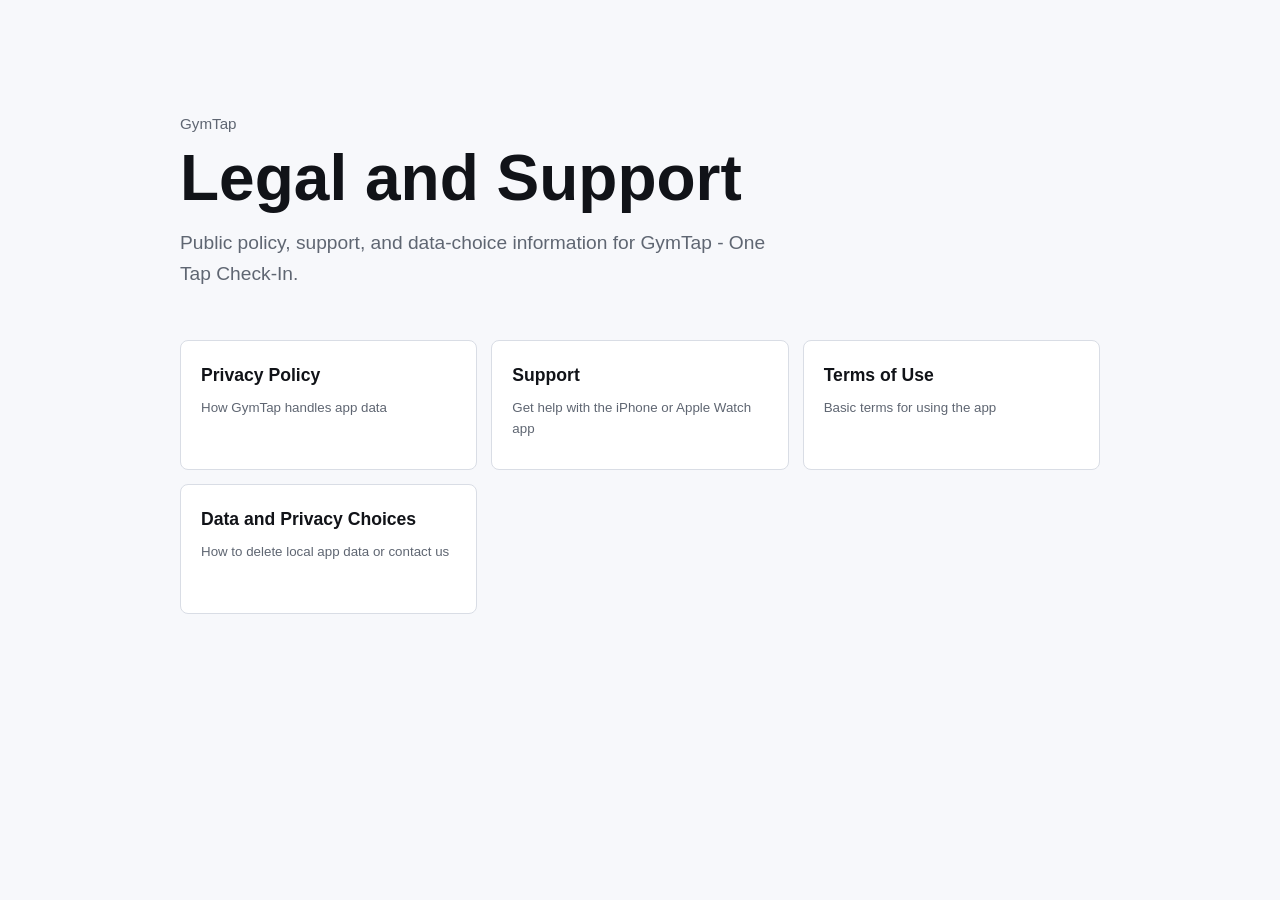
<file: index.html>
<!doctype html>
<html lang="en">
<head>
  <meta charset="utf-8">
  <meta name="viewport" content="width=device-width, initial-scale=1">
  <meta name="robots" content="noindex, nofollow">
  <title>GymTap Legal</title>
  <meta name="description" content="Legal and support pages for GymTap - One Tap Check-In.">
  <link rel="stylesheet" href="styles.css">
</head>
<body>
  <main class="page">
    <header class="hero">
      <p class="eyebrow">GymTap</p>
      <h1>Legal and Support</h1>
      <p class="lede">Public policy, support, and data-choice information for GymTap - One Tap Check-In.</p>
    </header>

    <section class="links" aria-label="Legal links">
      <a href="privacy.html">
        <span>Privacy Policy</span>
        <small>How GymTap handles app data</small>
      </a>
      <a href="support.html">
        <span>Support</span>
        <small>Get help with the iPhone or Apple Watch app</small>
      </a>
      <a href="terms.html">
        <span>Terms of Use</span>
        <small>Basic terms for using the app</small>
      </a>
      <a href="data.html">
        <span>Data and Privacy Choices</span>
        <small>How to delete local app data or contact us</small>
      </a>
    </section>
  </main>
</body>
</html>
</file>
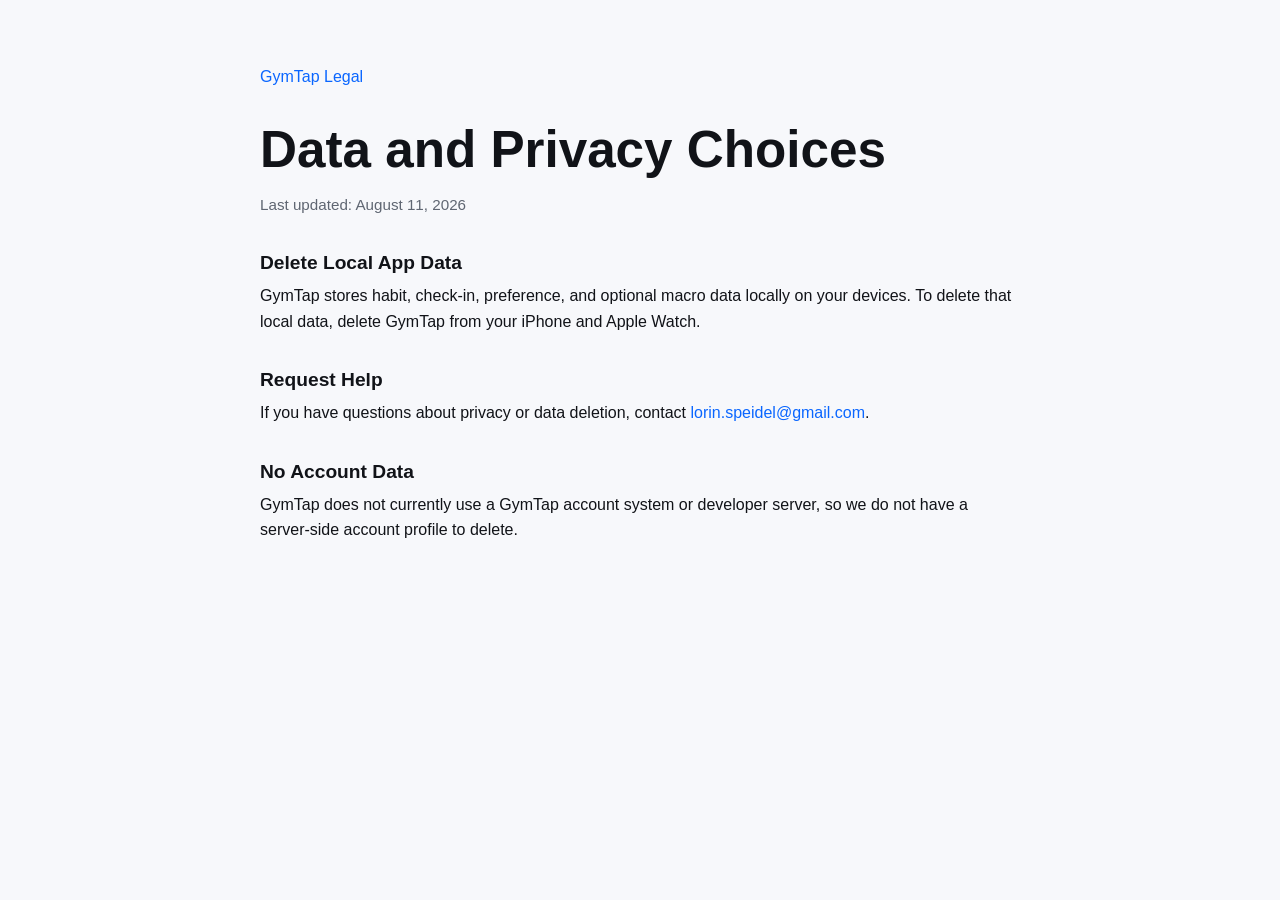
<file: data.html>
<!doctype html>
<html lang="en">
<head>
  <meta charset="utf-8">
  <meta name="viewport" content="width=device-width, initial-scale=1">
  <meta name="robots" content="noindex, nofollow">
  <title>Data and Privacy Choices | GymTap</title>
  <meta name="description" content="Data and privacy choices for GymTap - One Tap Check-In.">
  <link rel="stylesheet" href="styles.css">
</head>
<body>
  <main class="page document">
    <nav><a href="index.html">GymTap Legal</a></nav>
    <h1>Data and Privacy Choices</h1>
    <p class="updated">Last updated: August 11, 2026</p>

    <h2>Delete Local App Data</h2>
    <p>GymTap stores habit, check-in, preference, and optional macro data locally on your devices. To delete that local data, delete GymTap from your iPhone and Apple Watch.</p>

    <h2>Request Help</h2>
    <p>If you have questions about privacy or data deletion, contact <a href="mailto:lorin.speidel@gmail.com">lorin.speidel@gmail.com</a>.</p>

    <h2>No Account Data</h2>
    <p>GymTap does not currently use a GymTap account system or developer server, so we do not have a server-side account profile to delete.</p>
  </main>
</body>
</html>
</file>
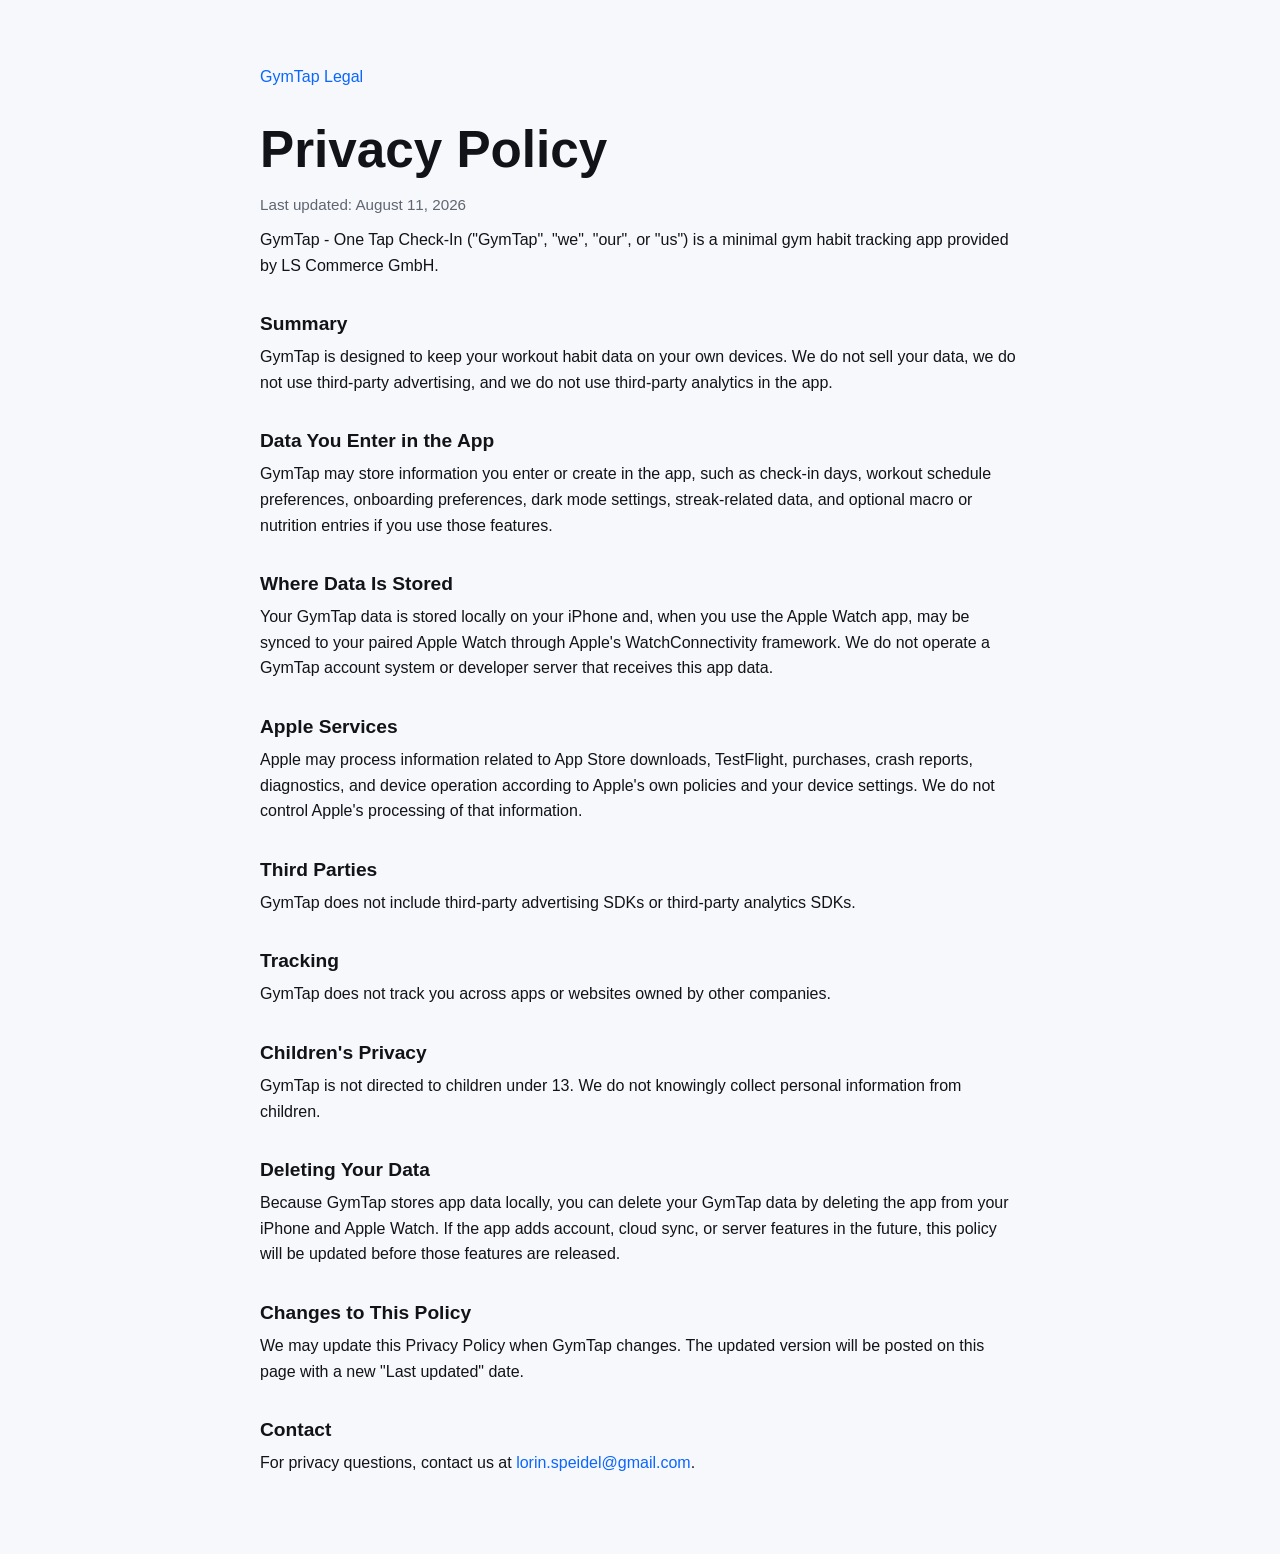
<file: privacy.html>
<!doctype html>
<html lang="en">
<head>
  <meta charset="utf-8">
  <meta name="viewport" content="width=device-width, initial-scale=1">
  <meta name="robots" content="noindex, nofollow">
  <title>Privacy Policy | GymTap</title>
  <meta name="description" content="Privacy Policy for GymTap - One Tap Check-In.">
  <link rel="stylesheet" href="styles.css">
</head>
<body>
  <main class="page document">
    <nav><a href="index.html">GymTap Legal</a></nav>
    <h1>Privacy Policy</h1>
    <p class="updated">Last updated: August 11, 2026</p>

    <p>GymTap - One Tap Check-In ("GymTap", "we", "our", or "us") is a minimal gym habit tracking app provided by LS Commerce GmbH.</p>

    <h2>Summary</h2>
    <p>GymTap is designed to keep your workout habit data on your own devices. We do not sell your data, we do not use third-party advertising, and we do not use third-party analytics in the app.</p>

    <h2>Data You Enter in the App</h2>
    <p>GymTap may store information you enter or create in the app, such as check-in days, workout schedule preferences, onboarding preferences, dark mode settings, streak-related data, and optional macro or nutrition entries if you use those features.</p>

    <h2>Where Data Is Stored</h2>
    <p>Your GymTap data is stored locally on your iPhone and, when you use the Apple Watch app, may be synced to your paired Apple Watch through Apple's WatchConnectivity framework. We do not operate a GymTap account system or developer server that receives this app data.</p>

    <h2>Apple Services</h2>
    <p>Apple may process information related to App Store downloads, TestFlight, purchases, crash reports, diagnostics, and device operation according to Apple's own policies and your device settings. We do not control Apple's processing of that information.</p>

    <h2>Third Parties</h2>
    <p>GymTap does not include third-party advertising SDKs or third-party analytics SDKs.</p>

    <h2>Tracking</h2>
    <p>GymTap does not track you across apps or websites owned by other companies.</p>

    <h2>Children's Privacy</h2>
    <p>GymTap is not directed to children under 13. We do not knowingly collect personal information from children.</p>

    <h2>Deleting Your Data</h2>
    <p>Because GymTap stores app data locally, you can delete your GymTap data by deleting the app from your iPhone and Apple Watch. If the app adds account, cloud sync, or server features in the future, this policy will be updated before those features are released.</p>

    <h2>Changes to This Policy</h2>
    <p>We may update this Privacy Policy when GymTap changes. The updated version will be posted on this page with a new "Last updated" date.</p>

    <h2>Contact</h2>
    <p>For privacy questions, contact us at <a href="mailto:lorin.speidel@gmail.com">lorin.speidel@gmail.com</a>.</p>
  </main>
</body>
</html>
</file>
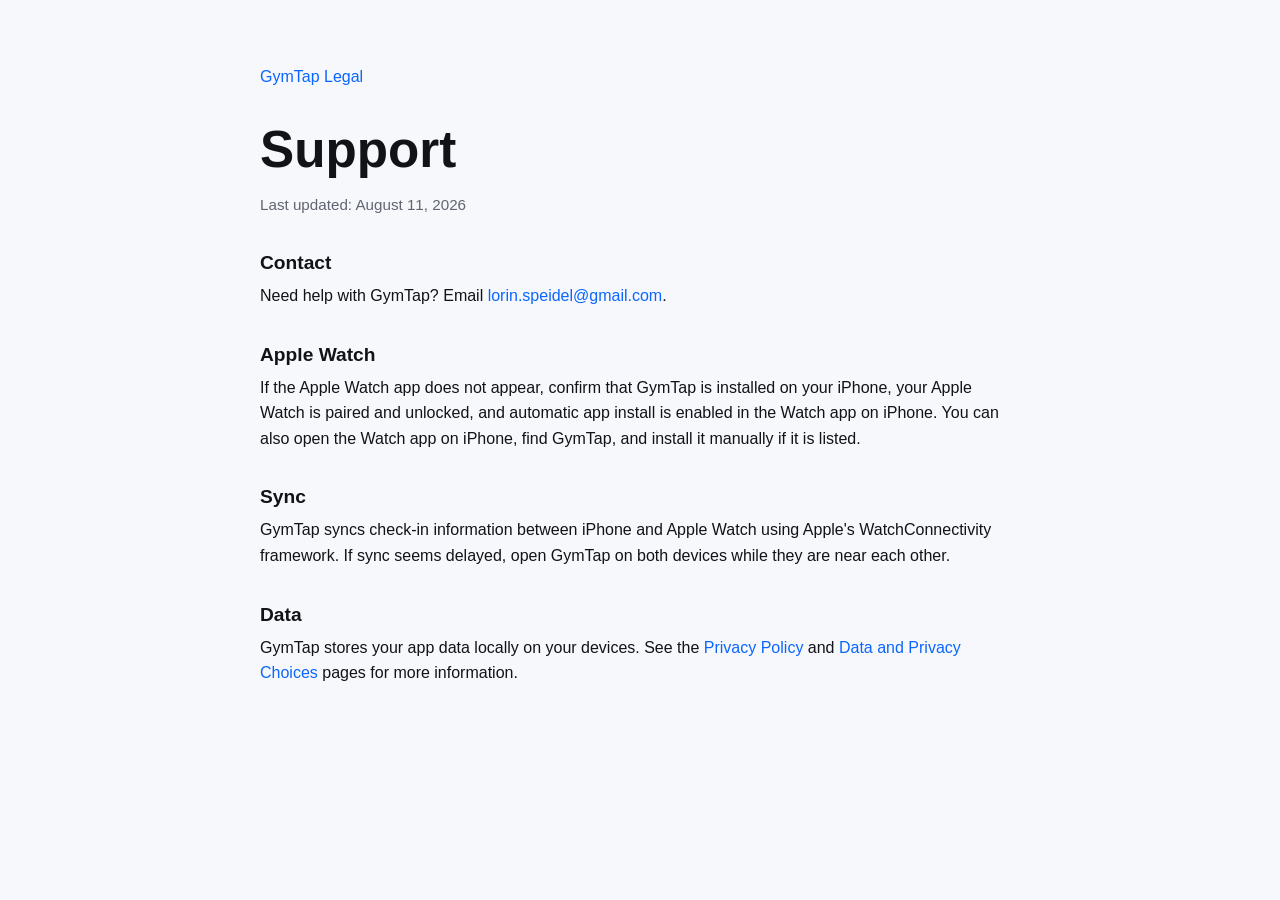
<file: support.html>
<!doctype html>
<html lang="en">
<head>
  <meta charset="utf-8">
  <meta name="viewport" content="width=device-width, initial-scale=1">
  <meta name="robots" content="noindex, nofollow">
  <title>Support | GymTap</title>
  <meta name="description" content="Support for GymTap - One Tap Check-In.">
  <link rel="stylesheet" href="styles.css">
</head>
<body>
  <main class="page document">
    <nav><a href="index.html">GymTap Legal</a></nav>
    <h1>Support</h1>
    <p class="updated">Last updated: August 11, 2026</p>

    <h2>Contact</h2>
    <p>Need help with GymTap? Email <a href="mailto:lorin.speidel@gmail.com">lorin.speidel@gmail.com</a>.</p>

    <h2>Apple Watch</h2>
    <p>If the Apple Watch app does not appear, confirm that GymTap is installed on your iPhone, your Apple Watch is paired and unlocked, and automatic app install is enabled in the Watch app on iPhone. You can also open the Watch app on iPhone, find GymTap, and install it manually if it is listed.</p>

    <h2>Sync</h2>
    <p>GymTap syncs check-in information between iPhone and Apple Watch using Apple's WatchConnectivity framework. If sync seems delayed, open GymTap on both devices while they are near each other.</p>

    <h2>Data</h2>
    <p>GymTap stores your app data locally on your devices. See the <a href="privacy.html">Privacy Policy</a> and <a href="data.html">Data and Privacy Choices</a> pages for more information.</p>
  </main>
</body>
</html>
</file>
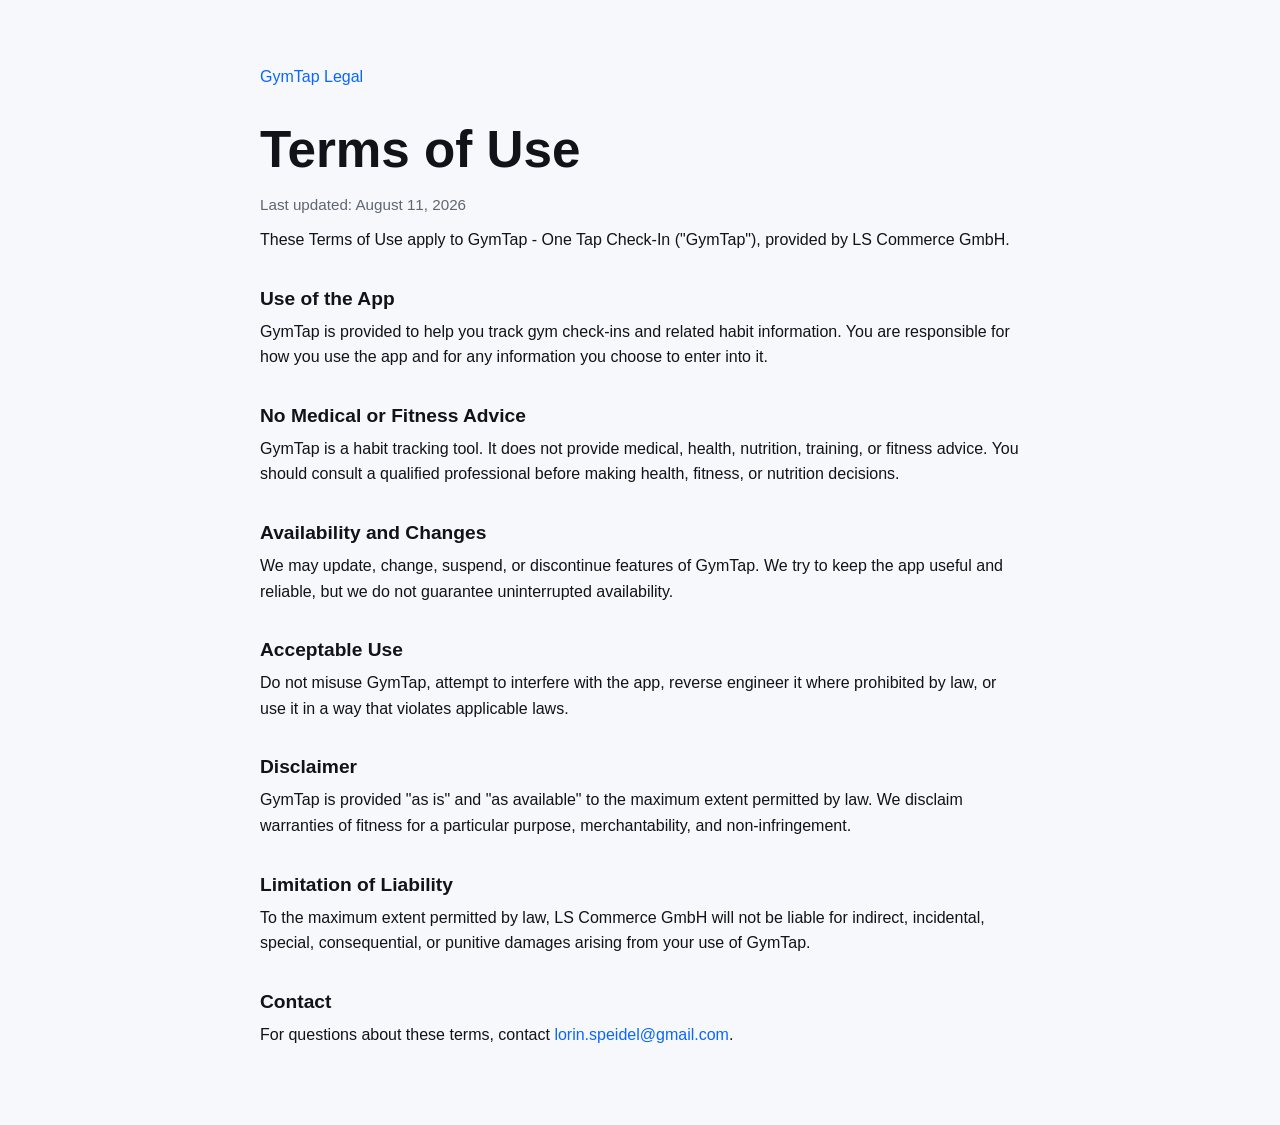
<file: terms.html>
<!doctype html>
<html lang="en">
<head>
  <meta charset="utf-8">
  <meta name="viewport" content="width=device-width, initial-scale=1">
  <meta name="robots" content="noindex, nofollow">
  <title>Terms of Use | GymTap</title>
  <meta name="description" content="Terms of Use for GymTap - One Tap Check-In.">
  <link rel="stylesheet" href="styles.css">
</head>
<body>
  <main class="page document">
    <nav><a href="index.html">GymTap Legal</a></nav>
    <h1>Terms of Use</h1>
    <p class="updated">Last updated: August 11, 2026</p>

    <p>These Terms of Use apply to GymTap - One Tap Check-In ("GymTap"), provided by LS Commerce GmbH.</p>

    <h2>Use of the App</h2>
    <p>GymTap is provided to help you track gym check-ins and related habit information. You are responsible for how you use the app and for any information you choose to enter into it.</p>

    <h2>No Medical or Fitness Advice</h2>
    <p>GymTap is a habit tracking tool. It does not provide medical, health, nutrition, training, or fitness advice. You should consult a qualified professional before making health, fitness, or nutrition decisions.</p>

    <h2>Availability and Changes</h2>
    <p>We may update, change, suspend, or discontinue features of GymTap. We try to keep the app useful and reliable, but we do not guarantee uninterrupted availability.</p>

    <h2>Acceptable Use</h2>
    <p>Do not misuse GymTap, attempt to interfere with the app, reverse engineer it where prohibited by law, or use it in a way that violates applicable laws.</p>

    <h2>Disclaimer</h2>
    <p>GymTap is provided "as is" and "as available" to the maximum extent permitted by law. We disclaim warranties of fitness for a particular purpose, merchantability, and non-infringement.</p>

    <h2>Limitation of Liability</h2>
    <p>To the maximum extent permitted by law, LS Commerce GmbH will not be liable for indirect, incidental, special, consequential, or punitive damages arising from your use of GymTap.</p>

    <h2>Contact</h2>
    <p>For questions about these terms, contact <a href="mailto:lorin.speidel@gmail.com">lorin.speidel@gmail.com</a>.</p>
  </main>
</body>
</html>
</file>
<file: styles.css>
:root {
  color-scheme: light dark;
  --bg: #f7f8fb;
  --text: #111318;
  --muted: #5f6672;
  --line: #d9dde5;
  --panel: #ffffff;
  --accent: #0a66ff;
}

@media (prefers-color-scheme: dark) {
  :root {
    --bg: #0f1115;
    --text: #f4f6fb;
    --muted: #a7afbd;
    --line: #2a2f39;
    --panel: #171a20;
    --accent: #3d8bff;
  }
}

* {
  box-sizing: border-box;
}

body {
  margin: 0;
  background: var(--bg);
  color: var(--text);
  font-family: -apple-system, BlinkMacSystemFont, "Segoe UI", sans-serif;
  line-height: 1.6;
}

a {
  color: var(--accent);
  text-decoration: none;
}

a:hover {
  text-decoration: underline;
}

.page {
  width: min(920px, calc(100% - 40px));
  margin: 0 auto;
  padding: 64px 0;
}

.hero {
  padding: 48px 0 36px;
}

.eyebrow,
.updated {
  color: var(--muted);
  font-size: 0.95rem;
  margin: 0 0 10px;
}

h1 {
  font-size: clamp(2.3rem, 5vw, 4.8rem);
  line-height: 1;
  margin: 0 0 18px;
  letter-spacing: 0;
}

.document h1 {
  font-size: clamp(2.2rem, 4vw, 3.5rem);
}

h2 {
  font-size: 1.2rem;
  line-height: 1.25;
  margin: 34px 0 8px;
}

p {
  margin: 0 0 14px;
}

nav {
  margin-bottom: 34px;
}

.lede {
  color: var(--muted);
  font-size: 1.2rem;
  max-width: 620px;
}

.links {
  display: grid;
  grid-template-columns: repeat(auto-fit, minmax(220px, 1fr));
  gap: 14px;
}

.links a {
  display: flex;
  flex-direction: column;
  min-height: 130px;
  padding: 20px;
  border: 1px solid var(--line);
  border-radius: 8px;
  background: var(--panel);
  color: var(--text);
}

.links span {
  font-weight: 700;
  font-size: 1.1rem;
}

.links small {
  color: var(--muted);
  margin-top: 8px;
}

.document {
  max-width: 760px;
}

@media (max-width: 560px) {
  .page {
    width: min(100% - 28px, 920px);
    padding: 36px 0;
  }

  .hero {
    padding-top: 24px;
  }
}
</file>
